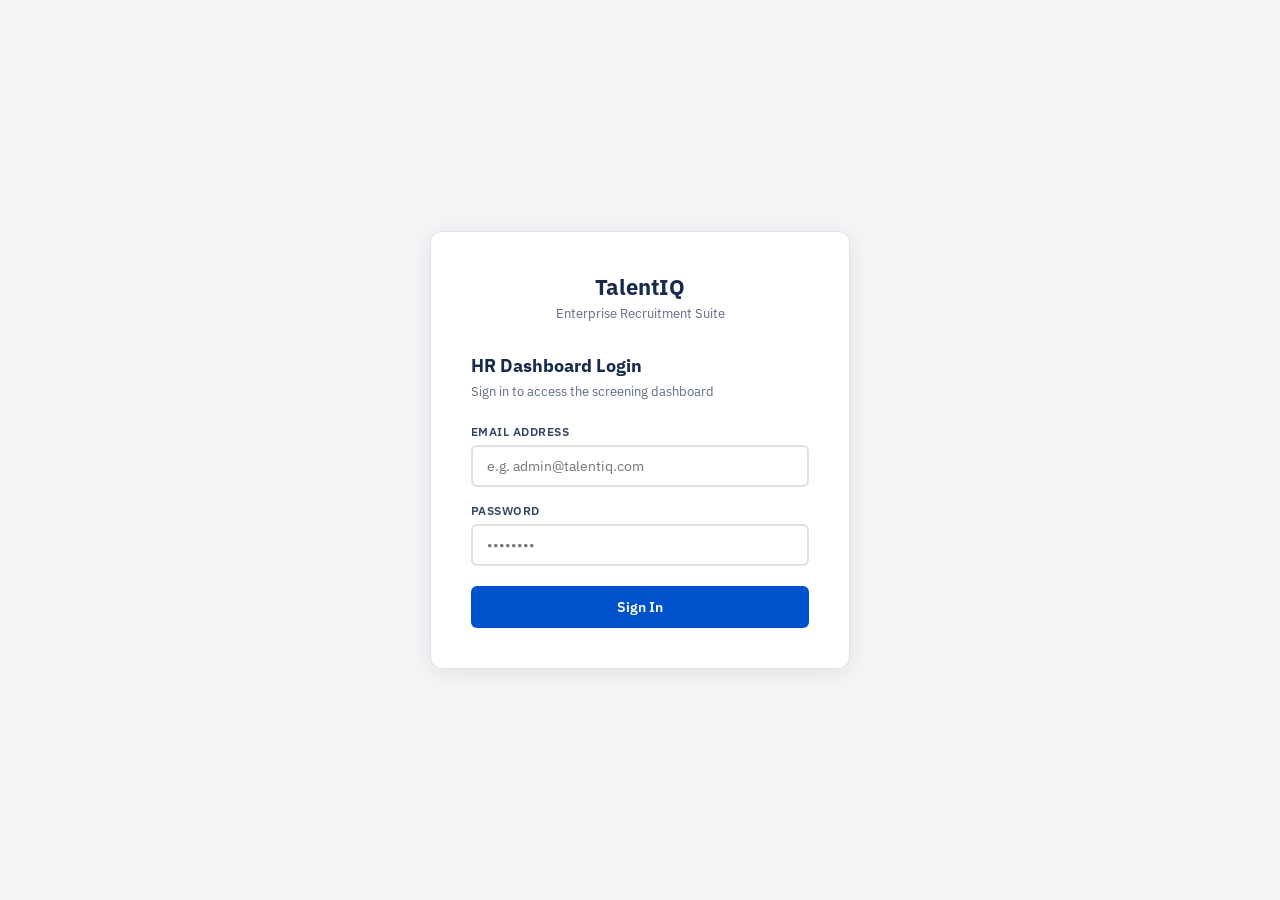
<file: templates/login.html>
<!DOCTYPE html>
<html lang="en">
<head>
 <meta charset="UTF-8"/>
 <meta name="viewport" content="width=device-width, initial-scale=1.0"/>
 <title>TalentIQ · HR Login</title>
 <link rel="preconnect" href="https://fonts.googleapis.com">
 <link href="https://fonts.googleapis.com/css2?family=IBM+Plex+Sans:wght@300;400;500;600;700&display=swap" rel="stylesheet">
 <style>
 *,*::before,*::after{box-sizing:border-box;margin:0;padding:0}
 :root{--primary:#0052CC;--primary-d:#0747A6;--surface:#FFFFFF;--bg:#F4F5F7;--border:#DFE1E6;--text:#172B4D;--text2:#344563;--text3:#5E6C84;--danger:#DE350B;--danger-bg:#FFEBE6}
 body{font-family:'IBM Plex Sans',sans-serif;background:var(--bg);min-height:100vh;display:flex;align-items:center;justify-content:center;padding:24px}
 .card{background:var(--surface);border:1px solid var(--border);border-radius:12px;padding:40px;width:100%;max-width:420px;box-shadow:0 4px 24px rgba(0,0,0,.08)}
 .logo{text-align:center;margin-bottom:32px}
 .logo-text{font-size:22px;font-weight:700;color:var(--text)}
 .logo-sub{font-size:13px;color:var(--text3);margin-top:4px}
 h1{font-size:18px;font-weight:700;color:var(--text);margin-bottom:6px}
 .subtitle{font-size:13px;color:var(--text3);margin-bottom:24px}
 label{display:block;font-size:12px;font-weight:600;color:var(--text2);margin-bottom:6px;text-transform:uppercase;letter-spacing:.04em}
 .field{margin-bottom:16px}
 input{width:100%;padding:10px 14px;border:2px solid var(--border);border-radius:6px;font-size:14px;font-family:inherit;color:var(--text);background:var(--surface);transition:border-color .15s;outline:none}
 input:focus{border-color:var(--primary)}
 .btn-login{width:100%;padding:12px;background:var(--primary);color:#fff;border:none;border-radius:6px;font-size:14px;font-weight:600;font-family:inherit;cursor:pointer;transition:background .15s;margin-top:4px}
 .btn-login:hover{background:var(--primary-d)}
 .btn-login:disabled{opacity:.6;cursor:not-allowed}
 #errMsg{display:none;background:var(--danger-bg);border:1px solid #FFBDAD;border-radius:6px;padding:10px 14px;font-size:13px;color:var(--danger);margin-bottom:14px}
 </style>
</head>
<body>
<div class="card">
 <div class="logo">
 <div class="logo-text">TalentIQ</div>
 <div class="logo-sub">Enterprise Recruitment Suite</div>
 </div>
 <h1>HR Dashboard Login</h1>
 <p class="subtitle">Sign in to access the screening dashboard</p>

 <div id="errMsg"></div>

 <div class="field">
 <label>Email Address</label>
 <input type="email" id="emailInput" placeholder="e.g. admin@talentiq.com" autocomplete="email"/>
 </div>
 <div class="field">
 <label>Password</label>
 <input type="password" id="pwInput" placeholder="••••••••" autocomplete="current-password"/>
 </div>
 <button class="btn-login" id="loginBtn" onclick="doLogin()">Sign In</button>
</div>

<script>
 async function doLogin() {
 const email = document.getElementById('emailInput').value.trim();
 const pw = document.getElementById('pwInput').value;
 const err = document.getElementById('errMsg');
 const btn = document.getElementById('loginBtn');
 err.style.display = 'none';

 if (!email || !pw) {
 err.textContent = 'Please enter your email and password.';
 err.style.display = 'block';
 return;
 }

 btn.disabled = true; btn.textContent = 'Signing in…';
 try {
 const r = await fetch('/api/login', {
 method: 'POST',
 headers: { 'Content-Type': 'application/json' },
 body: JSON.stringify({ email, password: pw })
 });
 const d = await r.json();
 if (!r.ok) {
 err.textContent = d.error || 'Invalid email or password.';
 err.style.display = 'block';
 btn.disabled = false; btn.textContent = 'Sign In';
 document.getElementById('pwInput').value = '';
 document.getElementById('pwInput').focus();
 return;
 }
 window.location.href = '/';
 } catch(e) {
 err.textContent = 'Network error. Please try again.';
 err.style.display = 'block';
 btn.disabled = false; btn.textContent = 'Sign In';
 }
 }

 document.addEventListener('keydown', e => { if (e.key === 'Enter') doLogin(); });
</script>
</body>
</html>
</file>
